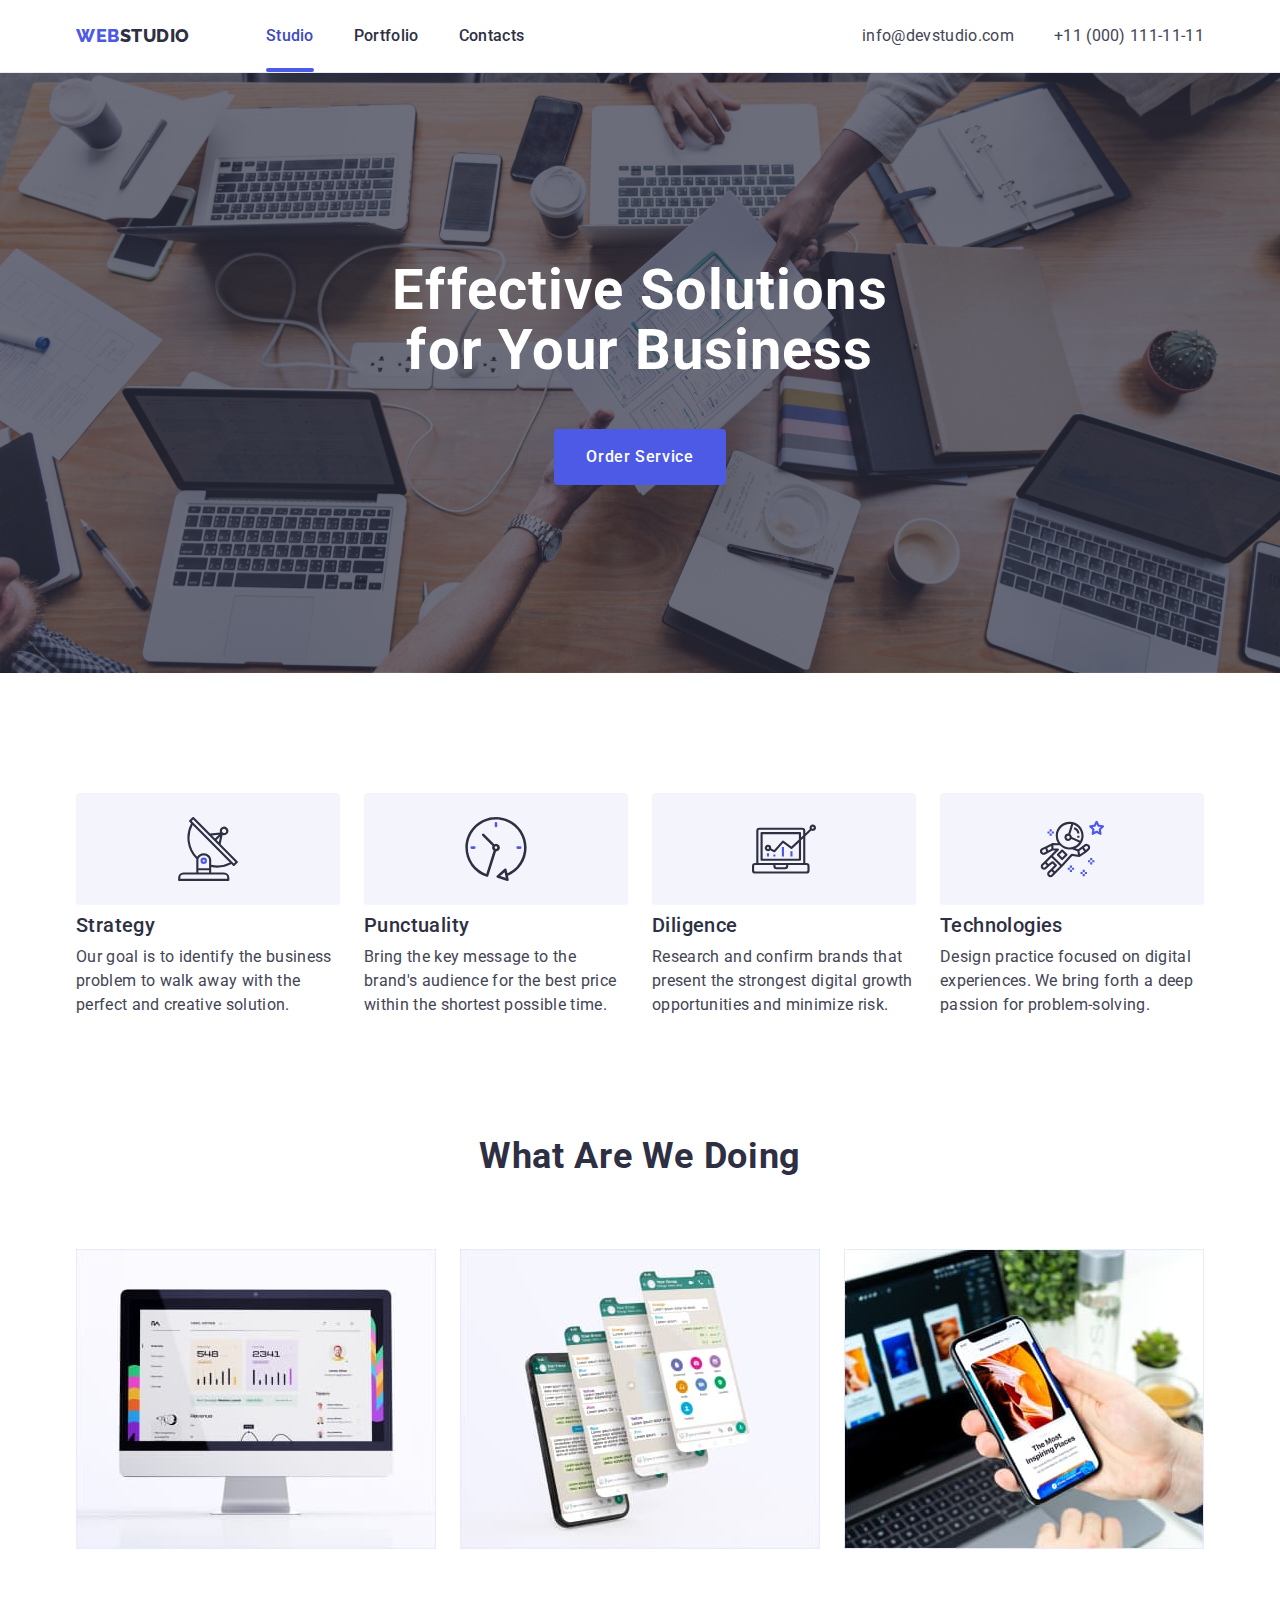
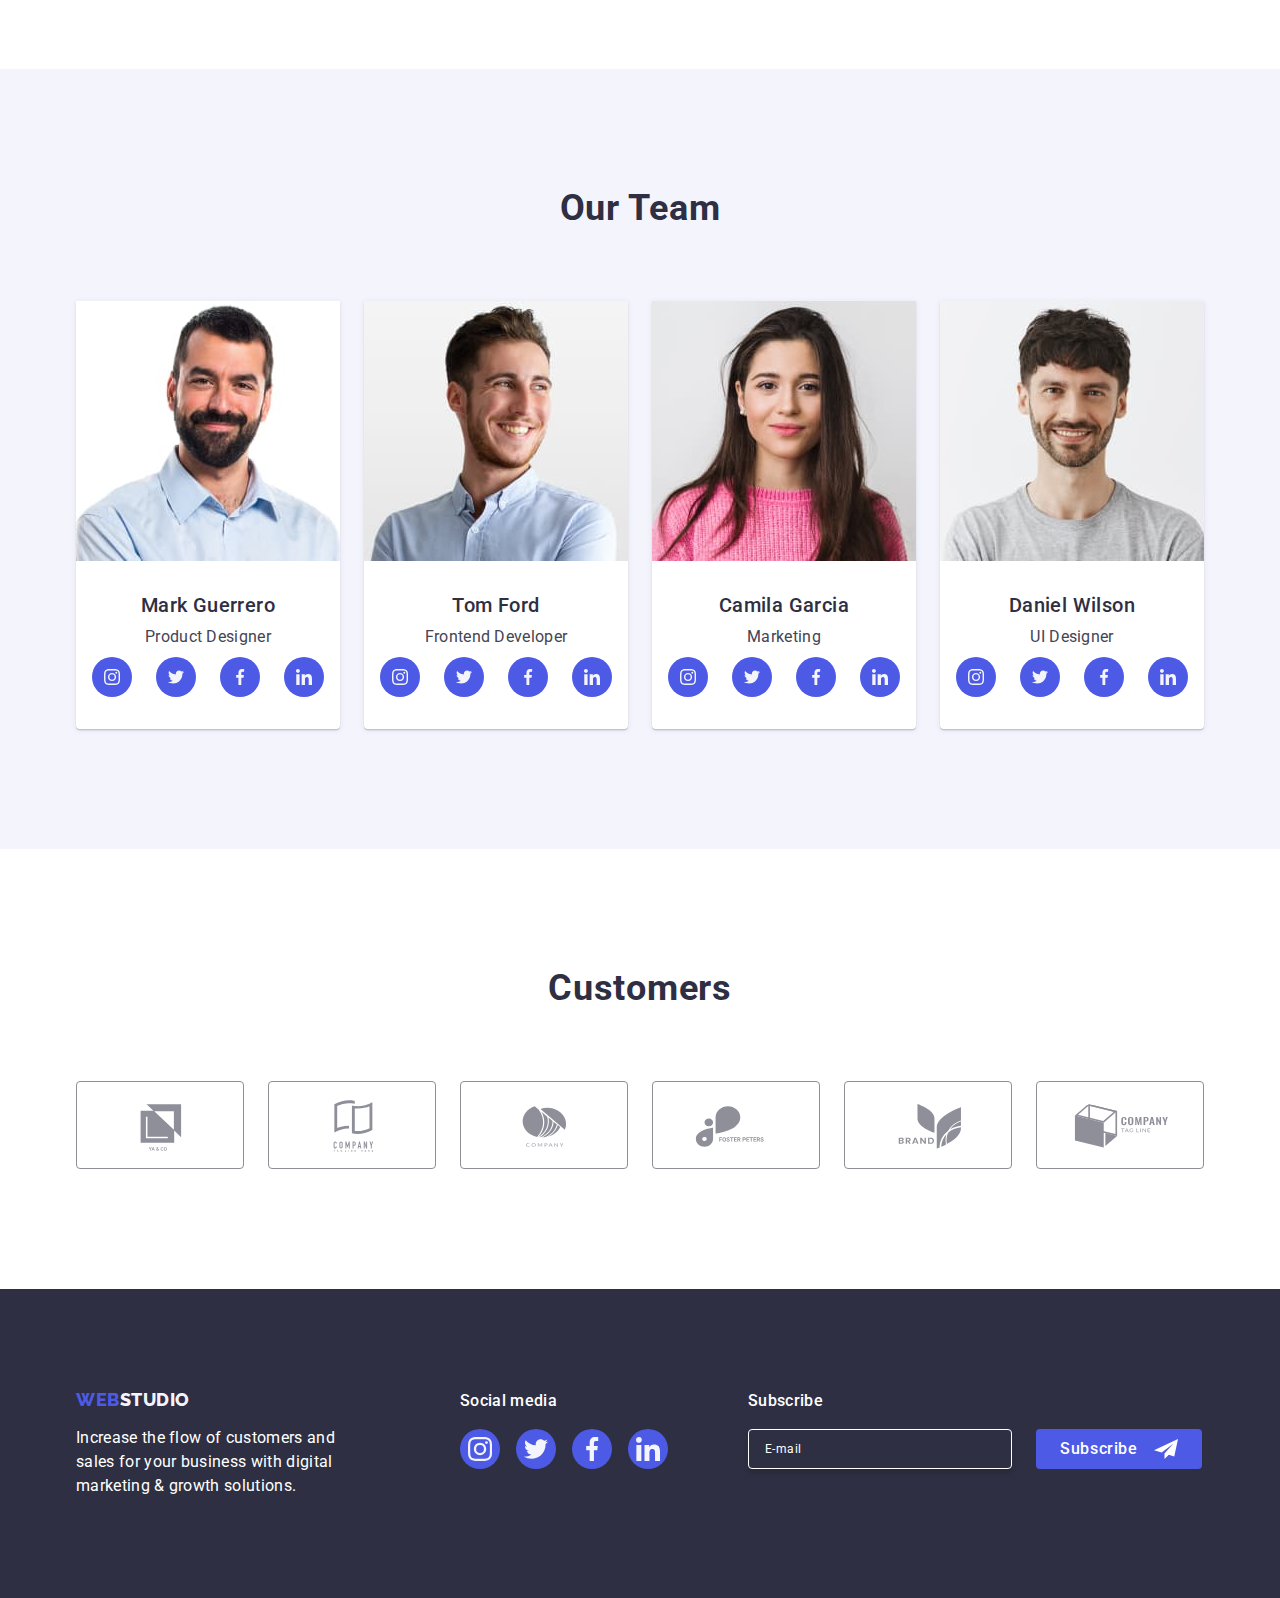
<file: index.html>
<!DOCTYPE html>
<html lang="en">
  <head>
    <meta charset="UTF-8" />
    <meta name="viewport" content="width=device-width, initial-scale=1.0" />
    <link rel="preconnect" href="https://fonts.googleapis.com" />
    <link rel="preconnect" href="https://fonts.gstatic.com" crossorigin />
    <link
      href="https://fonts.googleapis.com/css2?family=Raleway:wght@800&family=Roboto:wght@400;500;700&display=swap"
      rel="stylesheet"
    />
    <link
      rel="stylesheet"
      href="https://cdn.jsdelivr.net/npm/modern-normalize@1.1.0/modern-normalize.min.css"
    />

    <link rel="stylesheet" href="./css/style.css" />
    <title>Studio</title>
  </head>
  <body>
    <!-- header -->
    <header class="wrapper">
      <div class="container header-container">
        <nav class="nav">
          <a href="./index.html" class="logo link hlw"
            >Web<span class="header-logo">Studio</span></a
          >
          <ul class="nav-list list">
            <li class="nav-list-item">
              <a class="nav-list-link link current" href="./index.html"
                >Studio</a
              >
            </li>
            <li class="">
              <a class="nav-list-link link" href="./portfolio.html"
                >Portfolio</a
              >
            </li>
            <li class="">
              <a class="nav-list-link link" href="">Contacts</a>
            </li>
          </ul>
        </nav>
        <address class="address">
          <ul class="address-list list">
            <li>
              <a class="address-link link" href="mailto:info@devstudio.com"
                >info@devstudio.com</a
              >
            </li>
            <li>
              <a class="address-link link" href="tel:+110001111111"
                >+11 (000) 111-11-11</a
              >
            </li>
          </ul>
        </address>
      </div>
    </header>

    <main>
      <!-- Hero section -->
      <section class="hero-section">
        <div class="container hero-container">
          <h1 class="hero-title">Effective Solutions for Your Business</h1>
          <button class="button" type="button" data-modal-open>
            Order Service
          </button>
        </div>
      </section>

      <!-- features section -->
      <section class="features-section">
        <div class="container">
          <h2 class="visually-hidden">Features</h2>
          <ul class="features-list list">
            <li class="features-list-item">
              <div class="features-list-bg">
                <svg class="" width="64" height="64">
                  <use href="./images/icons.svg#icon-antenna"></use>
                </svg>
              </div>
              <h3 class="features-subtitle subtitle">Strategy</h3>
              <p class="text">
                Our goal is to identify the business problem to walk away with
                the perfect and creative solution.
              </p>
            </li>
            <li class="features-list-item">
              <div class="features-list-bg">
                <svg class="" width="64" height="64">
                  <use href="./images/icons.svg#icon-clock"></use>
                </svg>
              </div>
              <h3 class="features-subtitle subtitle">Punctuality</h3>
              <p class="text">
                Bring the key message to the brand's audience for the best price
                within the shortest possible time.
              </p>
            </li>
            <li class="features-list-item">
              <div class="features-list-bg">
                <svg class="" width="64" height="64">
                  <use href="./images/icons.svg#icon-diagram"></use>
                </svg>
              </div>
              <h3 class="features-subtitle subtitle">Diligence</h3>
              <p class="text">
                Research and confirm brands that present the strongest digital
                growth opportunities and minimize risk.
              </p>
            </li>
            <li class="features-list-item">
              <div class="features-list-bg">
                <svg class="" width="64" height="64">
                  <use href="./images/icons.svg#icon-astronaut"></use>
                </svg>
              </div>
              <h3 class="features-subtitle subtitle">Technologies</h3>
              <p class="text">
                Design practice focused on digital experiences. We bring forth a
                deep passion for problem-solving.
              </p>
            </li>
          </ul>
        </div>
      </section>

      <!-- about us section -->
      <section class="about-section">
        <div class="container">
          <h2 class="title about-subtitle">What are we doing</h2>
          <ul class="photo-list list">
            <li class="photo-list-item">
              <img
                src="./images/computer.jpg"
                alt="computer"
                width="360"
                height="300"
              />
            </li>
            <li class="photo-list-item">
              <img
                src="./images/phone.jpg"
                alt="smartphone"
                width="360"
                height="300"
              />
            </li>
            <li class="photo-list-item">
              <img
                src="./images/site-on-phone.jpg"
                alt="smartphone with an open website"
                width="360"
                height="300"
              />
            </li>
          </ul>
        </div>
      </section>

      <!-- Team section -->
      <section class="team-section">
        <div class="container">
          <h2 class="title team-title">Our Team</h2>
          <ul class="st-cards-list list">
            <li class="st-cards-item">
              <img
                src="./images/mark.jpg"
                alt="Mark Guerrero"
                width="264"
                height="260"
              />
              <div class="st-cards-text">
                <h3 class="team-subtitle subtitle">Mark Guerrero</h3>
                <p class="team-text text">Product Designer</p>
                <ul class="socials-list">
                  <li class="socials-list-link">
                    <a href="" class="socials-list-item">
                      <svg class="list-item-icon" width="16" height="16">
                        <use href="./images/icons.svg#icon-instagram"></use>
                      </svg>
                    </a>
                  </li>
                  <li class="socials-list-link">
                    <a href="" class="socials-list-item">
                      <svg class="list-item-icon" width="16" height="16">
                        <use href="./images/icons.svg#icon-twitter"></use>
                      </svg>
                    </a>
                  </li>
                  <li class="socials-list-link">
                    <a href="" class="socials-list-item">
                      <svg class="list-item-icon" width="16" height="16">
                        <use href="./images/icons.svg#icon-facebook"></use>
                      </svg>
                    </a>
                  </li>
                  <li class="socials-list-link">
                    <a href="" class="socials-list-item">
                      <svg class="list-item-icon" width="16" height="16">
                        <use href="./images/icons.svg#icon-linkedin"></use>
                      </svg>
                    </a>
                  </li>
                </ul>
              </div>
            </li>
            <li class="st-cards-item">
              <img
                src="./images/tom.jpg"
                alt="Tom Ford"
                width="264"
                height="260"
              />
              <div class="st-cards-text">
                <h3 class="team-subtitle subtitle">Tom Ford</h3>
                <p class="team-text text">Frontend Developer</p>
                <ul class="socials-list">
                  <li class="socials-list-link">
                    <a href="" class="socials-list-item">
                      <svg class="list-item-icon" width="16" height="16">
                        <use href="./images/icons.svg#icon-instagram"></use>
                      </svg>
                    </a>
                  </li>
                  <li class="socials-list-link">
                    <a href="" class="socials-list-item">
                      <svg class="list-item-icon" width="16" height="16">
                        <use href="./images/icons.svg#icon-twitter"></use>
                      </svg>
                    </a>
                  </li>
                  <li class="socials-list-link">
                    <a href="" class="socials-list-item">
                      <svg class="list-item-icon" width="16" height="16">
                        <use href="./images/icons.svg#icon-facebook"></use>
                      </svg>
                    </a>
                  </li>
                  <li class="socials-list-link">
                    <a href="" class="socials-list-item">
                      <svg class="list-item-icon" width="16" height="16">
                        <use href="./images/icons.svg#icon-linkedin"></use>
                      </svg>
                    </a>
                  </li>
                </ul>
              </div>
            </li>
            <li class="st-cards-item">
              <img
                src="./images/camila.jpg"
                alt="Camila Garcia"
                width="264"
                height="260"
              />
              <div class="st-cards-text">
                <h3 class="team-subtitle subtitle">Camila Garcia</h3>
                <p class="team-text text">Marketing</p>
                <ul class="socials-list">
                  <li class="socials-list-link">
                    <a href="" class="socials-list-item">
                      <svg class="list-item-icon" width="16" height="16">
                        <use href="./images/icons.svg#icon-instagram"></use>
                      </svg>
                    </a>
                  </li>
                  <li class="socials-list-link">
                    <a href="" class="socials-list-item">
                      <svg class="list-item-icon" width="16" height="16">
                        <use href="./images/icons.svg#icon-twitter"></use>
                      </svg>
                    </a>
                  </li>
                  <li class="socials-list-link">
                    <a href="" class="socials-list-item">
                      <svg class="list-item-icon" width="16" height="16">
                        <use href="./images/icons.svg#icon-facebook"></use>
                      </svg>
                    </a>
                  </li>
                  <li class="socials-list-link">
                    <a href="" class="socials-list-item">
                      <svg class="list-item-icon" width="16" height="16">
                        <use href="./images/icons.svg#icon-linkedin"></use>
                      </svg>
                    </a>
                  </li>
                </ul>
              </div>
            </li>
            <li class="st-cards-item">
              <img
                src="./images/daniel.jpg"
                alt="Daniel Wilson"
                width="264"
                height="260"
              />
              <div class="st-cards-text">
                <h3 class="team-subtitle subtitle">Daniel Wilson</h3>
                <p class="team-text text">UI Designer</p>
                <ul class="socials-list">
                  <li class="socials-list-link">
                    <a href="" class="socials-list-item">
                      <svg class="list-item-icon" width="16" height="16">
                        <use href="./images/icons.svg#icon-instagram"></use>
                      </svg>
                    </a>
                  </li>
                  <li class="socials-list-link">
                    <a href="" class="socials-list-item">
                      <svg class="list-item-icon" width="16" height="16">
                        <use href="./images/icons.svg#icon-twitter"></use>
                      </svg>
                    </a>
                  </li>
                  <li class="socials-list-link">
                    <a href="" class="socials-list-item">
                      <svg class="list-item-icon" width="16" height="16">
                        <use href="./images/icons.svg#icon-facebook"></use>
                      </svg>
                    </a>
                  </li>
                  <li class="socials-list-link">
                    <a href="" class="socials-list-item">
                      <svg class="list-item-icon" width="16" height="16">
                        <use href="./images/icons.svg#icon-linkedin"></use>
                      </svg>
                    </a>
                  </li>
                </ul>
              </div>
            </li>
          </ul>
        </div>
      </section>
      <!-- customers -->
      <section class="customers-section">
        <div class="container">
          <h2 class="title customers-title">Customers</h2>
          <ul class="customers-list">
            <li class="customers-list-item">
              <a href="" class="customers-icon">
                <svg class="customers-icon-item" width="104" height="56">
                  <use href="./images/icons.svg#icon-logo-1"></use>
                </svg>
              </a>
            </li>
            <li class="customers-list-item">
              <a href="" class="customers-icon">
                <svg class="customers-icon-item" width="104" height="56">
                  <use href="./images/icons.svg#icon-logo-2"></use>
                </svg>
              </a>
            </li>
            <li class="customers-list-item">
              <a href="" class="customers-icon">
                <svg class="customers-icon-item" width="104" height="56">
                  <use href="./images/icons.svg#icon-logo-3"></use>
                </svg>
              </a>
            </li>
            <li class="customers-list-item">
              <a href="" class="customers-icon">
                <svg class="customers-icon-item" width="104" height="56">
                  <use href="./images/icons.svg#icon-logo-4"></use>
                </svg>
              </a>
            </li>
            <li class="customers-list-item">
              <a href="" class="customers-icon">
                <svg class="customers-icon-item" width="104" height="56">
                  <use href="./images/icons.svg#icon-logo-5"></use>
                </svg>
              </a>
            </li>
            <li class="customers-list-item">
              <a href="" class="customers-icon">
                <svg class="customers-icon-item" width="104" height="56">
                  <use href="./images/icons.svg#icon-logo-6"></use>
                </svg>
              </a>
            </li>
          </ul>
        </div>
      </section>
    </main>
    <!-- footer -->
    <footer class="footer-background">
      <div class="footer-container container">
        <div class="footer-wrap">
          <a class="logo link flb" href="./index.html"
            >Web<span class="footer-logo">Studio</span></a
          >
          <p class="footer-text">
            Increase the flow of customers and sales for your business with
            digital marketing & growth solutions.
          </p>
        </div>
        <div class="footer-socials">
          <p class="footer-subtitle">Social media</p>
          <ul class="footer-socials-list">
            <li class="fkua">
              <a href="" class="socials-list-item footer-icon">
                <svg class="list-item-icon" width="24" height="24">
                  <use href="./images/icons.svg#icon-instagram"></use>
                </svg>
              </a>
            </li>
            <li class="fkua">
              <a href="" class="socials-list-item footer-icon">
                <svg class="list-item-icon" width="24" height="24">
                  <use href="./images/icons.svg#icon-twitter"></use>
                </svg>
              </a>
            </li>
            <li class="fkua">
              <a href="" class="socials-list-item footer-icon">
                <svg class="list-item-icon" width="24" height="24">
                  <use href="./images/icons.svg#icon-facebook"></use>
                </svg>
              </a>
            </li>
            <li class="fkua">
              <a href="" class="socials-list-item footer-icon">
                <svg class="list-item-icon" width="24" height="24">
                  <use href="./images/icons.svg#icon-linkedin"></use>
                </svg>
              </a>
            </li>
          </ul>
        </div>
        <div class="dist">
          <p class="footer-subtitle">Subscribe</p>
          <form  class="footer-form">
            <label class="dist-label"
              ><input
                class="dist-input"
                type="email"
                name="user-email"
                placeholder="E-mail"
            /></label>
            <button class="button footer-button" type="submit">
              Subscribe
              <svg class="footer-telegram" width="24" height="24">
                <use href="./images/icons.svg#icon-telegram"></use>
              </svg>
            </button>
          </form>
        </div>
      </div>
    </footer>
    <!-- MODAL WINDOW -->

    <div class="backdrop is-hidden" data-modal>
      <div class="modal-window">
        <button class="modal-close-btn" type="button" data-modal-close>
          <svg class="modal-close-icon" width="8" height="8">
            <use href="./images/icons.svg#icon-modal-close"></use>
          </svg>
        </button>
        <p class="modal-caption">
          Leave your contacts and we will call you back
        </p>

        <form class="modal-form" name="order-form">
          <div class="modal-item">
            <label class="modal-label" for="user-name">Name</label>

            <div class="modal-input-wrapper">
              <input
                class="modal-input"
                type="text"
                name="user-name"
                id="user-name"
              />
              <svg class="modal-form-icons" width="18" height="24">
                <use href="./images/icons.svg#icon-person"></use>
              </svg>
            </div>
          </div>
          <div class="modal-item">
            <label class="modal-label" for="user-phone">Phone</label>

            <div class="modal-input-wrapper">
              <input
                class="modal-input"
                type="tel"
                name="user-phone"
                id="user-phone"
              />
              <svg class="modal-form-icons" width="18" height="24">
                <use href="./images/icons.svg#icon-phone"></use>
              </svg>
            </div>
          </div>
          <div class="modal-item">
            <label class="modal-label" for="user-email">Email</label>

            <div class="modal-input-wrapper">
              <input
                class="modal-input"
                type="email"
                name="user-email"
                id="user-email"
              />
              <svg class="modal-form-icons" width="18" height="24">
                <use href="./images/icons.svg#icon-email"></use>
              </svg>
            </div>
          </div>
          <div class="modal-form-comment">
            <label class="modal-label" for="user-comment">Comment</label>

            <textarea
              class="modal-input modal-comment"
              name="user-comment"
              id="user-comment"
              placeholder="Text input"
            ></textarea>
          </div>
          <div class="modal-chek-wrapper">
            <input
              class="visually-hidden"
              type="checkbox"
              name="user-privacy"
              id="user-privacy"
              value="true"
            />
            <label for="user-privacy" class="modal-form-desc">
              <span class="agreement-checkbox">
                <svg class="modal-form-agree-icon" width="10" height="8">
                  <use href="./images/icons.svg#icon-tick"></use>
                </svg>
              </span>
              I accept the terms and conditions of the
              <a class="modal-form-link" href="">Privacy Policy</a>
            </label>
          </div>
          <button class="button modal-button" type="submit">Send</button>
        </form>
      </div>
    </div>
    <script src="./js/modal.js"></script>
  </body>
</html>
</file>
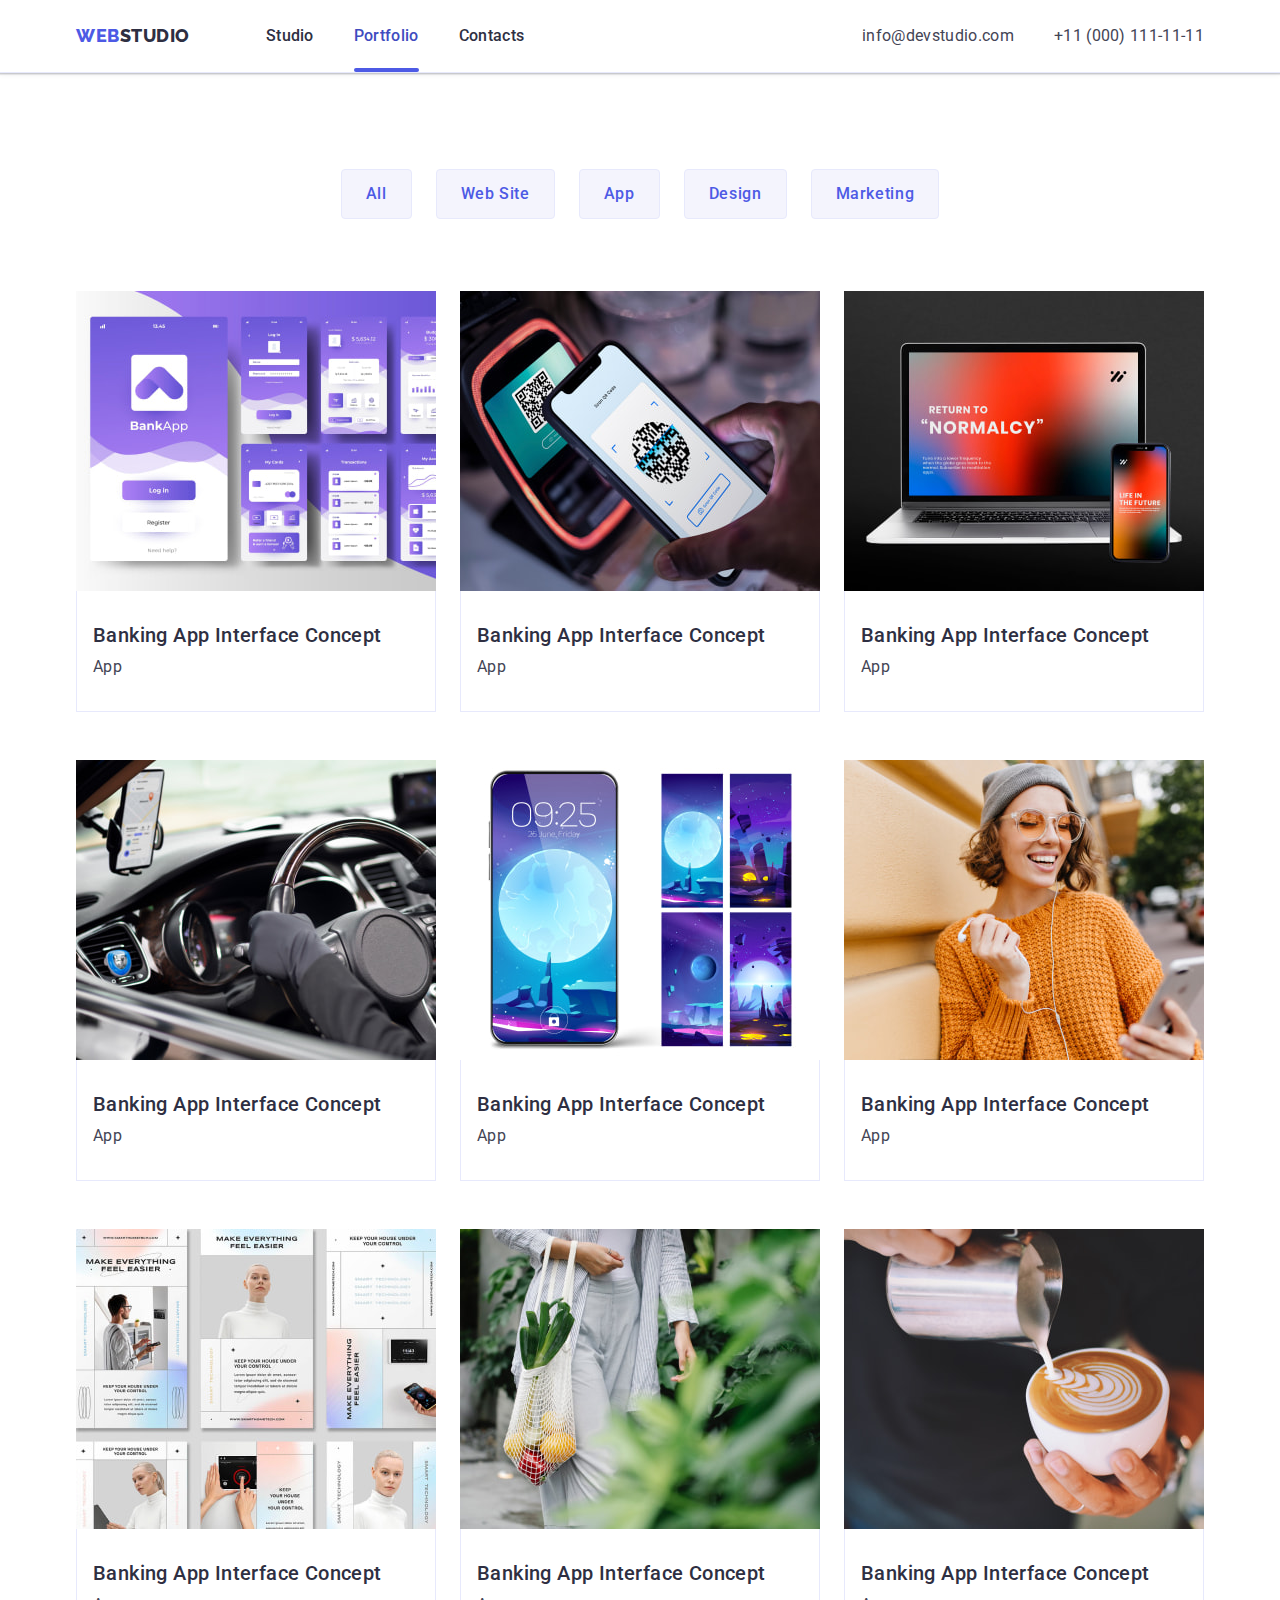
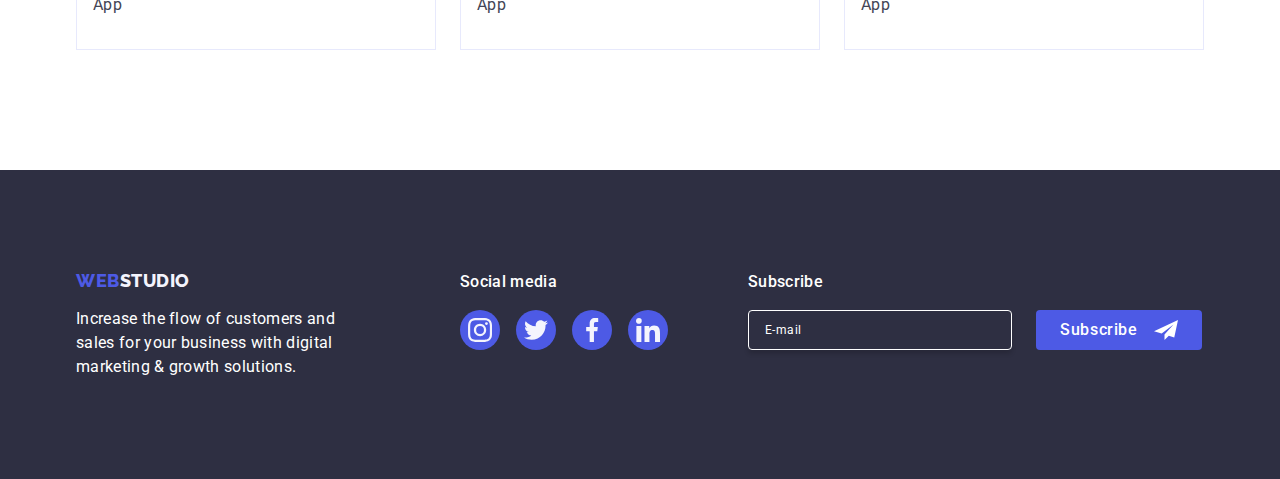
<file: portfolio.html>
<!DOCTYPE html>
<html lang="en">
  <head>
    <meta charset="UTF-8" />
    <meta name="viewport" content="width=device-width, initial-scale=1.0" />
    <link rel="preconnect" href="https://fonts.googleapis.com" />
    <link rel="preconnect" href="https://fonts.gstatic.com" crossorigin />
    <link
      href="https://fonts.googleapis.com/css2?family=Raleway:wght@800&family=Roboto:wght@400;500;700&display=swap"
      rel="stylesheet"
    />
    <link
      rel="stylesheet"
      href="https://cdn.jsdelivr.net/npm/modern-normalize@1.1.0/modern-normalize.min.css"
    />

    <link rel="stylesheet" href="./css/style.css" />
    <title>Portfolio</title>
  </head>
  <body>
    <!-- header -->
    <header class="wrapper">
      <div class="container header-container">
        <nav class="nav">
          <a href="./index.html" class="logo link hlw"
            >Web<span class="header-logo">Studio</span></a
          >
          <ul class="nav-list list">
            <li class="nav-list-item">
              <a class="nav-list-link link" href="./index.html">Studio</a>
            </li>
            <li class="">
              <a class="nav-list-link link current" href="./portfolio.html"
                >Portfolio</a
              >
            </li>
            <li class="">
              <a class="nav-list-link link" href="">Contacts</a>
            </li>
          </ul>
        </nav>
        <address class="address">
          <ul class="address-list list">
            <li>
              <a class="address-link link" href="mailto:info@devstudio.com"
                >info@devstudio.com</a
              >
            </li>
            <li>
              <a class="address-link link" href="tel:+110001111111"
                >+11 (000) 111-11-11</a
              >
            </li>
          </ul>
        </address>
      </div>
    </header>

    <main>
      <!-- main section -->
      <section class="pf-container">
        <div class="container">
          <h1 class="visually-hidden">Portfolio</h1>
          <ul class="pf-list list">
            <li>
              <button type="button" class="portfolio-list-button">All</button>
            </li>
            <li>
              <button type="button" class="portfolio-list-button">
                Web Site
              </button>
            </li>
            <li>
              <button type="button" class="portfolio-list-button">App</button>
            </li>
            <li>
              <button type="button" class="portfolio-list-button">
                Design
              </button>
            </li>
            <li>
              <button type="button" class="portfolio-list-button">
                Marketing
              </button>
            </li>
          </ul>
          <ul class="pf-cards-list list">
            <li class="pf-cards-item">
              <a class="link pf-cards-link" href="">
                <div class="pf-cards-wrapper">
                  <img
                    src="./images/cards/img-1.jpg"
                    alt="app interface"
                    width="360"
                    height="300"
                  />
                  <p class="overlay-text">
                    14 Stylish and User-Friendly App Design Concepts · Task
                    Manager App · Calorie Tracker App · Exotic Fruit Ecommerce
                    App · Cloud Storage App
                  </p>
                </div>

                <div class="pf-cards-text">
                  <h2 class="pf-subtitle subtitle">
                    Banking App Interface Concept
                  </h2>
                  <p class="text">App</p>
                </div>
              </a>
            </li>
            <li class="pf-cards-item">
              <a class="link pf-cards-link" href="">
                <div class="pf-cards-wrapper">
                  <img
                    src="./images/cards/img-2.jpg"
                    alt="app interface"
                    width="360"
                    height="300"
                  />
                  <p class="overlay-text">
                    14 Stylish and User-Friendly App Design Concepts · Task
                    Manager App · Calorie Tracker App · Exotic Fruit Ecommerce
                    App · Cloud Storage App
                  </p>
                </div>

                <div class="pf-cards-text">
                  <h2 class="pf-subtitle subtitle">
                    Banking App Interface Concept
                  </h2>
                  <p class="text">App</p>
                </div>
              </a>
            </li>
            <li class="pf-cards-item">
              <a class="link pf-cards-link" href="">
                <div class="pf-cards-wrapper">
                  <img
                    src="./images/cards/img-3.jpg"
                    alt="app interface"
                    width="360"
                    height="300"
                  />
                  <p class="overlay-text">
                    14 Stylish and User-Friendly App Design Concepts · Task
                    Manager App · Calorie Tracker App · Exotic Fruit Ecommerce
                    App · Cloud Storage App
                  </p>
                </div>

                <div class="pf-cards-text">
                  <h2 class="pf-subtitle subtitle">
                    Banking App Interface Concept
                  </h2>
                  <p class="text">App</p>
                </div>
              </a>
            </li>
            <li class="pf-cards-item">
              <a class="link pf-cards-link" href="">
                <div class="pf-cards-wrapper">
                  <img
                    src="./images/cards/img-4.jpg"
                    alt="app interface"
                    width="360"
                    height="300"
                  />
                  <p class="overlay-text">
                    14 Stylish and User-Friendly App Design Concepts · Task
                    Manager App · Calorie Tracker App · Exotic Fruit Ecommerce
                    App · Cloud Storage App
                  </p>
                </div>

                <div class="pf-cards-text">
                  <h2 class="pf-subtitle subtitle">
                    Banking App Interface Concept
                  </h2>
                  <p class="text">App</p>
                </div>
              </a>
            </li>
            <li class="pf-cards-item">
              <a class="link pf-cards-link" href="">
                <div class="pf-cards-wrapper">
                  <img
                    src="./images/cards/img-5.jpg"
                    alt="app interface"
                    width="360"
                    height="300"
                  />
                  <p class="overlay-text">
                    14 Stylish and User-Friendly App Design Concepts · Task
                    Manager App · Calorie Tracker App · Exotic Fruit Ecommerce
                    App · Cloud Storage App
                  </p>
                </div>

                <div class="pf-cards-text">
                  <h2 class="pf-subtitle subtitle">
                    Banking App Interface Concept
                  </h2>
                  <p class="text">App</p>
                </div>
              </a>
            </li>
            <li class="pf-cards-item">
              <a class="link pf-cards-link" href="">
                <div class="pf-cards-wrapper">
                  <img
                    src="./images/cards/img-6.jpg"
                    alt="app interface"
                    width="360"
                    height="300"
                  />
                  <p class="overlay-text">
                    14 Stylish and User-Friendly App Design Concepts · Task
                    Manager App · Calorie Tracker App · Exotic Fruit Ecommerce
                    App · Cloud Storage App
                  </p>
                </div>

                <div class="pf-cards-text">
                  <h2 class="pf-subtitle subtitle">
                    Banking App Interface Concept
                  </h2>
                  <p class="text">App</p>
                </div>
              </a>
            </li>
            <li class="pf-cards-item">
              <a class="link pf-cards-link" href="">
                <div class="pf-cards-wrapper">
                  <img
                    src="./images/cards/img-7.jpg"
                    alt="app interface"
                    width="360"
                    height="300"
                  />
                  <p class="overlay-text">
                    14 Stylish and User-Friendly App Design Concepts · Task
                    Manager App · Calorie Tracker App · Exotic Fruit Ecommerce
                    App · Cloud Storage App
                  </p>
                </div>

                <div class="pf-cards-text">
                  <h2 class="pf-subtitle subtitle">
                    Banking App Interface Concept
                  </h2>
                  <p class="text">App</p>
                </div>
              </a>
            </li>
            <li class="pf-cards-item">
              <a class="link pf-cards-link" href="">
                <div class="pf-cards-wrapper">
                  <img
                    src="./images/cards/img-8.jpg"
                    alt="app interface"
                    width="360"
                    height="300"
                  />
                  <p class="overlay-text">
                    14 Stylish and User-Friendly App Design Concepts · Task
                    Manager App · Calorie Tracker App · Exotic Fruit Ecommerce
                    App · Cloud Storage App
                  </p>
                </div>

                <div class="pf-cards-text">
                  <h2 class="pf-subtitle subtitle">
                    Banking App Interface Concept
                  </h2>
                  <p class="text">App</p>
                </div>
              </a>
            </li>
            <li class="pf-cards-item">
              <a class="link pf-cards-link" href="">
                <div class="pf-cards-wrapper">
                  <img
                    src="./images/cards/img-9.jpg"
                    alt="app interface"
                    width="360"
                    height="300"
                  />
                  <p class="overlay-text">
                    14 Stylish and User-Friendly App Design Concepts · Task
                    Manager App · Calorie Tracker App · Exotic Fruit Ecommerce
                    App · Cloud Storage App
                  </p>
                </div>

                <div class="pf-cards-text">
                  <h2 class="pf-subtitle subtitle">
                    Banking App Interface Concept
                  </h2>
                  <p class="text">App</p>
                </div>
              </a>
            </li>
          </ul>
        </div>
      </section>
    </main>
    <!-- footer -->
    <footer class="footer-background">
      <div class="footer-container container">
        <div class="footer-wrap">
          <a class="logo link flb" href="./index.html"
            >Web<span class="footer-logo">Studio</span></a
          >
          <p class="footer-text">
            Increase the flow of customers and sales for your business with
            digital marketing & growth solutions.
          </p>
        </div>
        <div class="footer-socials">
          <p class="footer-subtitle">Social media</p>
          <ul class="footer-socials-list">
            <li class="fkua">
              <a href="" class="socials-list-item footer-icon">
                <svg class="list-item-icon" width="24" height="24">
                  <use href="./images/icons.svg#icon-instagram"></use>
                </svg>
              </a>
            </li>
            <li class="fkua">
              <a href="" class="socials-list-item footer-icon">
                <svg class="list-item-icon" width="24" height="24">
                  <use href="./images/icons.svg#icon-twitter"></use>
                </svg>
              </a>
            </li>
            <li class="fkua">
              <a href="" class="socials-list-item footer-icon">
                <svg class="list-item-icon" width="24" height="24">
                  <use href="./images/icons.svg#icon-facebook"></use>
                </svg>
              </a>
            </li>
            <li class="fkua">
              <a href="" class="socials-list-item footer-icon">
                <svg class="list-item-icon" width="24" height="24">
                  <use href="./images/icons.svg#icon-linkedin"></use>
                </svg>
              </a>
            </li>
          </ul>
        </div>
        <div class="dist">
          <p class="footer-subtitle">Subscribe</p>
          <form class="footer-form">
            <label class="dist-label"
              ><input
                class="dist-input"
                type="email"
                name="user-email"
                placeholder="E-mail"
            /></label>
            <button class="button footer-button" type="submit">
              Subscribe
              <svg class="footer-telegram" width="24" height="24">
                <use href="./images/icons.svg#icon-telegram"></use>
              </svg>
            </button>
          </form>
        </div>
      </div>
    </footer>
  </body>
</html>
</file>
<file: css/style.css>
:root {
  --main-text: "Roboto", sans-serif;
  --logo-font: "Raleway", sans-serif;
  --primary-brand: #4d5ae5;
  --pressed-state: #404bbf;
  --dark-color: #2e2f42;
  --success-color: #31d0aa;
  --text-color: #434455;
  --subtitle-text: #8e8f99;
  --accent-color: #e7e9fc;
  --light-color: #f4f4fd;
  --modal-overlay: #ecf1f4;
  --hero-background: #2e2f42;
  --white-background: #ffffff;
  --modal-background: #fcfcfc;
  --transition: 250ms cubic-bezier(0.4, 0, 0.2, 1);
}
/*
  |============================
  | reset start
  |============================
*/
* {
  box-sizing: border-box;
}
h1,
h2,
h3,
h4,
p {
  margin-top: 0px;
  margin-bottom: 0px;
}
ul,
ol {
  margin-top: 0px;
  margin-bottom: 0px;
  margin-left: 0px;
  padding-left: 0px;
}
li {
  list-style: none;
}
img {
  display: block;
}
a {
  text-decoration: none;
  font-style: normal;
}
li {
  list-style: none;
}
/* input {
  border-color: inherit;
  border-image: none;
  border-style: none;
  border-width: 0;
} */

.visually-hidden {
  position: absolute;
  width: 1px;
  height: 1px;
  margin: -1px;
  border: 0;
  padding: 0;

  white-space: nowrap;
  clip-path: inset(100%);
  clip: rect(0 0 0 0);
  overflow: hidden;
}
/*
  |============================
  | Base
  |============================
*/
body {
  font-family: var(--main-text);
  color: var(--text-color);
  letter-spacing: 0.32px;
  font-size: 16px;
  line-height: 1.5;
  background-color: var(--white-background);
}
button {
  border: none;
}
.container {
  width: 1158px;
  margin-left: auto;
  margin-right: auto;
  padding-right: 15px;
  padding-left: 15px;
}
/* buttons */
.text {
  color: var(--text-color);
}
.button {
  background-color: var(--primary-brand);

  color: var(--white-background);
  font-family: var(--main-text);
  font-size: 16px;
  font-style: normal;
  font-weight: 500;
  line-height: 1.5;
  letter-spacing: 0.04em;
  padding: 16px 32px;
  cursor: pointer;
  border-radius: 4px;
  border: none;
  display: block;
  min-width: 169px;
  height: 56px;
  transition: background-color var(--transition);
}
.button:hover,
.button:focus {
  background-color: var(--pressed-state);
}
.subtitle {
  color: var(--dark-color);
  font-size: 20px;
  font-weight: 500;
  line-height: 1.2;
  letter-spacing: 0.4px;
}
.title {
  color: var(--dark-color);
  text-align: center;
  font-size: 36px;
  font-weight: 700;
  line-height: 1.11;
  letter-spacing: 0.72px;
  text-transform: capitalize;
}

/* header */
.wrapper {
  border-bottom: 1px solid var(--accent-color);
  box-shadow: 0px 2px 1px rgba(46, 47, 66, 0.08),
    0px 1px 1px rgba(46, 47, 66, 0.16), 0px 1px 6px rgba(46, 47, 66, 0.08);
}
.header-container {
  display: flex;
  justify-content: space-between;
  align-items: center;
}
.logo {
  color: var(--primary-brand);
  font-family: var(--logo-font);
  font-size: 18px;

  font-weight: 800;
  line-height: 1.17;
  letter-spacing: 0.54px;
  text-transform: uppercase;
}
.link {
  text-decoration: none;
}
.header-logo {
  color: var(--dark-color);

  padding-top: 24px;
  padding-bottom: 24px;
}
.hlw {
  margin-right: 76px;
}

.list {
  list-style: none;
}
.nav {
  display: flex;
  align-items: center;
}
.nav-list {
  display: flex;
  gap: 40px;
}
.nav-list-link {
  color: var(--dark-color);
  font-size: 16px;

  font-weight: 500;
  line-height: 1.5;

  padding-top: 24px;
  padding-bottom: 24px;
  position: relative;
  transition: color var(--transition);
}

.nav-list-link::after {
  content: "";
  width: 100%;

  position: absolute;
  display: block;

  height: 4px;

  border-radius: 2px;
  left: 0;
  bottom: -3px;

  /* ВИДАЛИТИ! current and bg*/
}
.nav-list-link.current::after,
.nav-list-link:hover::after,
.nav-list-link:focus::after {
  background-color: var(--primary-brand);
  transition: background-color var(--transition);
}
.current {
  color: var(--pressed-state);
  transition: color var(--transition);
}

.nav-list-link:hover,
.address-link:hover,
.nav-list-link:focus,
.address-link:focus {
  color: var(--pressed-state);
}
.address {
  font-style: normal;
}
.address-list {
  display: flex;
  gap: 40px;
  padding-top: 24px;
  padding-bottom: 24px;
}
.address-link {
  color: var(--text-color);
  font-size: 16px;

  font-weight: 400;
  line-height: 1.5;
  letter-spacing: 0.32px;

  padding-top: 24px;
  padding-bottom: 24px;
  transition: color var(--transition);
}
/* hero */
.hero-section {
  background-color: var(--hero-background);
  padding: 188px 0 188px;
  background-image: linear-gradient(
      rgba(46, 47, 66, 0.7),
      rgba(46, 47, 66, 0.7)
    ),
    url("../images/people-office.jpg");
  background-position: center;
  background-repeat: no-repeat;
  background-size: cover;
  max-width: 1440px;
  margin: 0 auto;
}
.hero-container {
  display: flex;
  flex-direction: column;
  align-items: center;
  gap: 48px;
}
.hero-title {
  color: var(--white-background);
  text-align: center;
  font-size: 56px;
  max-width: 496px;
  font-weight: 700;
  line-height: 1.07;
  letter-spacing: 1.12px;
}

/* features */

.features-section {
  padding: 120px 0;
}
.features-list {
  display: flex;
  gap: 24px;
}
.features-list-item {
  flex-basis: calc((100% - 3 * 24px) / 4);
  display: flex;
  flex-wrap: wrap;
}
.features-subtitle {
  margin-bottom: 8px;
}
.features-list-bg {
  background-color: var(--light-color);
  width: 100%;
  height: 112px;
  display: flex;
  align-items: center;
  justify-content: center;
  border-radius: 4px;
  margin-bottom: 8px;
}
/* about us */
.about-section {
  padding-bottom: 120px;
}
.about-subtitle {
  margin-bottom: 72px;
}
.photo-list {
  display: flex;
  gap: 24px;
}
.photo-list-item {
  flex-basis: calc((100% - 3 * 16px) / 3);
}
/* team */
.team-title {
  margin-bottom: 72px;
}
.st-cards-list {
  display: flex;
  gap: 24px;
}
.st-cards-text {
  padding-top: 32px;
  padding-bottom: 32px;
  display: flex;
  flex-direction: column;
  align-content: center;
  align-items: center;
  justify-content: center;
  gap: 8px;
}

.team-section {
  background-color: var(--light-color);
  padding: 120px 0;
}
.st-cards-item {
  background-color: var(--white-background);
  flex-basis: calc((100% - 3 * 8) / 4);
  border-radius: 0px 0px 4px 4px;
  box-shadow: 0px 2px 1px 0px rgba(46, 47, 66, 0.08),
    0px 1px 1px 0px rgba(46, 47, 66, 0.16),
    0px 1px 6px 0px rgba(46, 47, 66, 0.08);
}
.team-subtitle {
  text-align: center;
}
.team-text {
  text-align: center;
}
.socials-list {
  display: flex;
  align-items: center;
  justify-content: center;
  gap: 24px;
}
.socials-list-item {
  background-color: var(--primary-brand);
  border-radius: 50%;
  width: 40px;
  height: 40px;
  display: flex;
  align-items: center;
  justify-content: center;
  transition: background-color var(--transition);
}
.socials-list-link {
  transition: background-color var(--transition);
}
.list-item-icon {
  fill: var(--light-color);
  transition: fill var(--transition);
}
.socials-list-item:hover,
.socials-list-item:focus {
  background-color: var(--pressed-state);
  cursor: pointer;
}
/*
  |============================
  | customers
  |============================
*/
.customers-section {
  padding: 120px 0 120px;
}
.customers-title {
  margin-bottom: 72px;
}
.customers-list {
  display: flex;
  align-items: center;
  justify-content: center;
  gap: 24px;
}
.customers-list-item {
  width: calc((100% - 120px) / 6);
  height: 88px;
}
.customers-icon {
  fill: var(--subtitle-text);
  border-radius: 4px;
  border: 1px solid var(--subtitle-text);
  padding: 16px 32px;
  transition: border-color var(--transition), color var(--transition);
  display: block;
  display: flex;
  align-items: center;
  justify-content: center;
  color: var(--subtitle-text);
  height: 100%;
}

.customers-icon:hover,
.customers-icon:focus {
  fill: var(--pressed-state);
  border: 1px solid var(--pressed-state);
  cursor: pointer;
  color: var(--pressed-state);
}
.customers-icon-item {
  fill: currentColor;
}
/* footer */
.footer-container {
  display: flex;
  align-content: center;
  align-items: baseline;
}
.footer-background {
  background-color: var(--dark-color);
  padding-top: 100px;
  padding-bottom: 100px;
}
.footer-logo {
  color: var(--light-color);
}
.footer-text {
  color: var(--white-background);
  width: 264px;
}
.footer-wrap {
  margin-right: 120px;
}

.flb {
  display: inline-block;
  margin-bottom: 16px;
}

.footer-socials {
  margin-right: 80px;
}
.footer-subtitle {
  font-weight: 500;
  color: var(--white-background);
  margin-bottom: 16px;
}
.footer-socials-list {
  display: flex;
  align-items: center;
  justify-content: center;
  gap: 16px;
}
.footer-socials-list .footer-icon:hover,
.footer-socials-list .footer-icon:focus {
  background-color: var(--success-color);
}
.dist {
}

.footer-form {
  display: flex;
  align-items: center;
  gap: 24px;
}
.dist-label {
}
.dist-input {
  padding-left: 16px;
  width: 264px;
  height: 40px;
  outline: transparent;
  background-color: transparent;
  border-radius: 4px;
  border: 1px solid var(--white-background);
  box-shadow: 0px 4px 4px 0px rgba(0, 0, 0, 0.15);

  color: var(--white-background);
  font-size: 12px;
  line-height: 1.5;
  letter-spacing: 0.04em;
}
.dist-input::placeholder {
  color: inherit;
}

.footer-button {
  min-width: 165px;
  height: 40px;
  padding: 8px 24px;
  display: flex;
  align-items: center;
  justify-content: center;
}
.footer-telegram {
  fill: var(--white-background);
  margin-left: 16px;
}

/*
  |============================
  | PORTFOLIO
  |============================
*/
.pf-container {
  padding-top: 96px;
  padding-bottom: 120px;
}
.portfolio-list-button {
  background: var(--light-color);
  color: var(--primary-brand);
  cursor: pointer;
  font-weight: 500;
  line-height: 1.5;
  letter-spacing: 0.04em;
  border-radius: 4px;
  border: 1px solid var(--accent-color);
  min-width: 69px;
  padding: 12px 24px;
  transition: color var(--transition), background-color var(--transition),
    border-color var(--transition), box-shadow var(--transition);
}
.portfolio-list-button:hover,
.portfolio-list-button:focus {
  background-color: var(--pressed-state);
  color: var(--white-background);
  border: 1px solid transparent;
  box-shadow: 0px 2px 2px 0px rgba(0, 0, 0, 0.12),
    0px 2px 1px 0px rgba(0, 0, 0, 0.08), 0px 3px 1px 0px rgba(0, 0, 0, 0.1);
}
.pf-list {
  display: flex;
  gap: 24px;
  justify-content: center;
  margin-bottom: 72px;
}
.pf-cards-list {
  display: flex;
  column-gap: 24px;
  flex-wrap: wrap;
  row-gap: 48px;
}
.pf-cards-link {
  display: block;
  transition: box-shadow 250ms cubic-bezier(0.4, 0, 0.2, 1);
}
.pf-cards-wrapper {
  position: relative;
  overflow: hidden;
}
.pf-cards-item {
  flex-basis: calc((100% - 2 * 24) / 3);
}

.pf-cards-text {
  padding: 32px 16px;
  border: 1px solid var(--accent-color);
  border-top: none;
}
.pf-subtitle {
  margin-bottom: 8px;
}

.overlay-text {
  position: absolute;
  top: 0;
  font-family: Roboto;
  font-size: 16px;
  line-height: 1.5;
  letter-spacing: 0.02em;
  color: var(--light-color);
  padding: 40px 32px;
  background-color: var(--primary-brand);
  width: 100%;
  height: 100%;
  transform: translateY(100%);
  transition: transform var(--transition);
}
.pf-cards-link:hover .overlay-text,
.pf-cards-link:focus .overlay-text {
  transform: translateY(0%);
}
.pf-cards-link:hover,
.pf-cards-link:focus {
  box-shadow: 0px 1px 6px rgba(46, 47, 66, 0.08),
    0px 1px 1px rgba(46, 47, 66, 0.16), 0px 2px 1px rgba(46, 47, 66, 0.08);
}

/*
  |============================
  | MODAL WINDOW
  |============================
*/
.backdrop {
  position: fixed;
  top: 0;
  left: 0;
  z-index: 100;
  width: 100%;
  height: 100%;
  background-color: var(--navyblue-modal, rgba(46, 47, 66, 0.4));
  transition: transform 500ms, visibility 500ms, opacity 400ms;
  /* transition: opacity 250ms cubic-bezier(0.4, 0, 0.2, 1), 
    visibility 250ms cubic-bezier(0.4, 0, 0.2, 1);*/
}
.modal-window {
  width: 408px;
  min-height: 584px;

  position: absolute;
  left: 50%;
  top: 50%;
  transform: translate(-50%, -50%) scale(1);

  transition: transform 400ms linear;
  /* transition: transform var(--transition); */

  padding: 72px 24px 24px 24px;

  border-radius: 4px;
  background-color: var(--modal-background);
  box-shadow: 0px 2px 1px 0px rgba(0, 0, 0, 0.2),
    0px 1px 3px 0px rgba(0, 0, 0, 0.12), 0px 1px 1px 0px rgba(0, 0, 0, 0.14);
}
.modal-close-btn {
  width: 24px;
  height: 24px;
  border-radius: 50%;
  padding: 0;
  border: 1px solid rgba(0, 0, 0, 0.1);
  background-color: var(--accent-color);
  display: flex;
  align-items: center;
  justify-content: center;
  position: absolute;
  top: 24px;
  right: 24px;
  cursor: pointer;

  transition: background-color var(--transition), border var(--transition);
}
.modal-close-btn:hover,
.modal-close-btn:focus {
  background-color: var(--pressed-state);
  fill: var(--white-background);
  border: none;
}
.is-hidden {
  pointer-events: none;
  visibility: hidden;
  opacity: 0;
}
.backdrop.is-hidden .modal-window {
  transform: translateX(-50%) translateY(10%);
}
.modal-close-icon {
  transition: fill var(--transition);
}
.modal-caption {
  display: block;

  margin-bottom: 16px;
  color: var(--dark-color);
  text-align: center;
  font-weight: 500;
  line-height: 1.5;
  letter-spacing: 0.32px;
}
/*
  |============================
  | MODAL FORM
  |============================
*/
.modal-form {
}
.modal-label {
  display: block;
  margin-bottom: 4px;

  color: var(--subtitle-text);
  font-size: 12px;

  line-height: 1.17;
  letter-spacing: 0.04em;
}
.modal-item {
  margin-bottom: 8px;
}
.modal-input-wrapper {
  position: relative;
}
.modal-input {
  width: 100%;
  height: 40px;
  border-radius: 4px;
  border: 1px solid rgba(46, 47, 66, 0.4);
  outline: transparent;
  background-color: transparent;
  transition: border-color var(--transition);

  padding-left: 38px;
}
.modal-input:focus {
  border-color: var(--primary-brand);
}
.modal-form-icons {
  fill: var(--hero-background);
  position: absolute;
  left: 16px;
  top: 50%;
  transform: translateY(-50%);
  pointer-events: none;
  transition: fill var(--transition);
}
.modal-input:focus + .modal-form-icons {
  fill: var(--primary-brand);
}
.modal-form-comment {
  margin-bottom: 16px;
}
.modal-comment {
  resize: none;
  font-size: 12px;
  line-height: 1.17;
  letter-spacing: 0.04em;
  color: rgba(46, 47, 66, 0.4);
  height: 120px;
  padding: 8px 16px;
}

.modal-comment::placeholder {
  color: rgba(46, 47, 66, 0.4);

  font-size: 12px;

  font-weight: 400;
  line-height: 1.17;
  letter-spacing: 0.04px;
}
.modal-chek-wrapper {
  margin-bottom: 24px;
}
.modal-agreement {
}
.modal-form-agree-icon {
  fill: var(--white-background);
}
.agreement-checkbox {
  display: inline-flex;
  align-items: center;
  justify-content: center;

  width: 16px;
  height: 16px;

  color: transparent;
  border-radius: 2px;
  border: 1px solid rgba(46, 47, 66, 0.4);
  fill: transparent;
  transition: background-color var(--transition), border var(--transition),
    fill var(--transition);
}
input[type="checkbox"]:checked ~ .modal-form-desc > .agreement-checkbox {
  background-color: var(--pressed-state);
  border: none;
  fill: var(--light-color);
}

.modal-form-desc {
  color: var(--subtitle-text);
  display: block;
  font-size: 12px;
  line-height: 1.17;
  letter-spacing: 0.04em;
}
.modal-form-link {
  color: var(--primary-brand);

  text-decoration-line: underline;
}
.modal-button {
  margin-left: auto;
  margin-right: auto;
}
</file>
